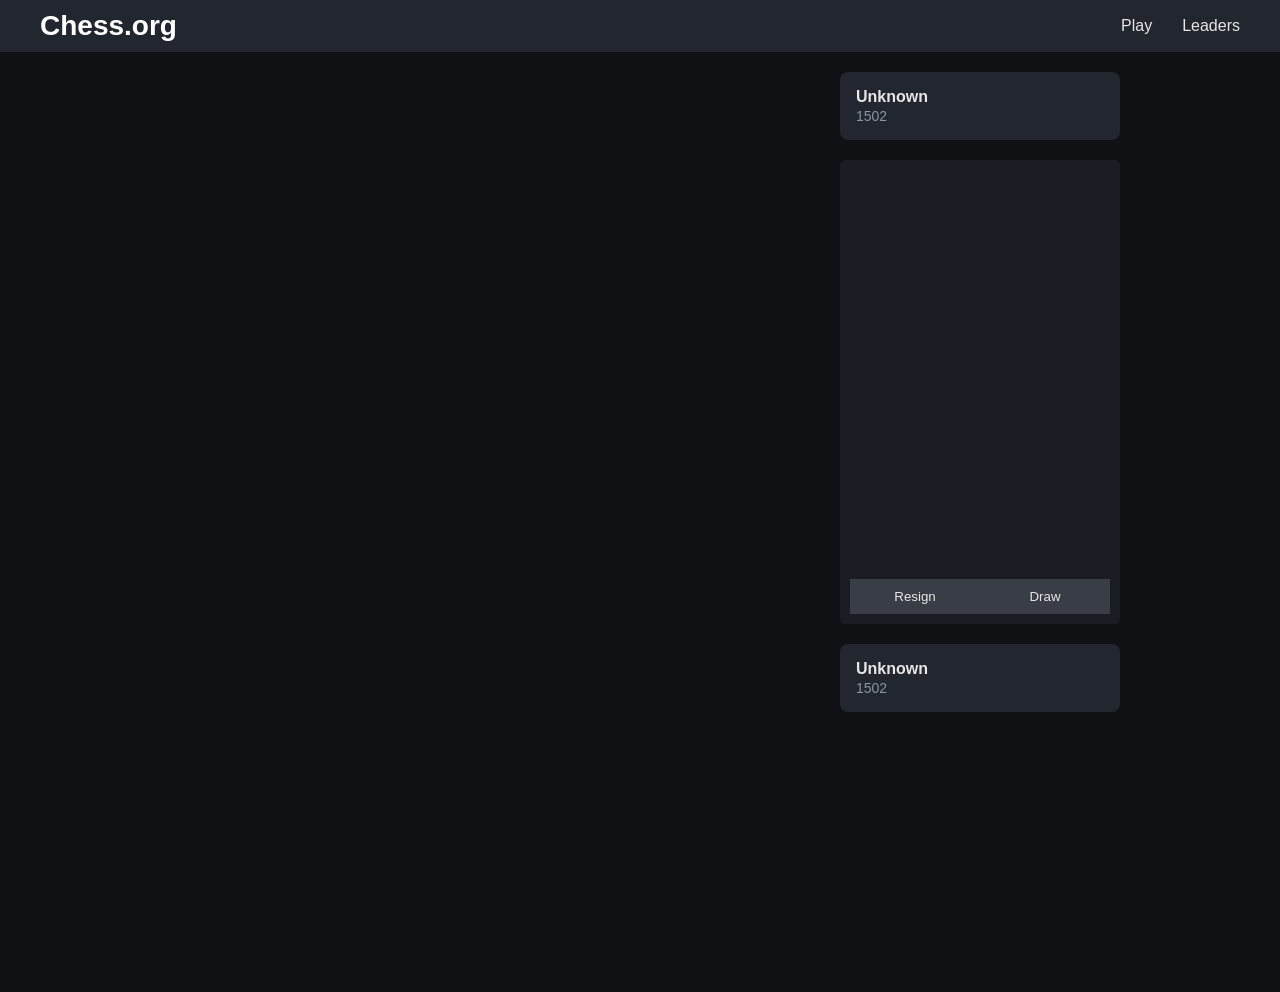
<file: game.html>
<!DOCTYPE html>
<html lang="ua">
  <head>
    <meta charset="UTF-8">
    <meta name="viewport" content="width=device-width, initial-scale=1">

    <script src="js/game.js" defer></script>
    <script src="js/header.js" defer></script>
    <link href="css/game.css" rel="stylesheet">
    <link href="css/header.css" rel="stylesheet">
  </head>
  <body>

    <header class="site-header">
      <div class="logo">
        <a href="#" class="menu-btn">Chess.org</a>
      </div>
      <nav class="navigation">
        <a href="#" class="resign-btn">Play</a>
        <a href="#" class="resign-btn">Leaders</a>
      </nav>
    </header>
    
    <div class="main-container">
    <div class="game-container">
      
      <div class="board-wrapper">
        <canvas id="board" width="640" height="640"></canvas>
    
        <div id="reconnect-overlay" class="message hidden">
          <h3>Connection Lost</h3>
          <p id="reconnect-timer">Waiting: 30s</p>
        </div>
      </div>
      <div class="sidebar">
        <div class="player-card enemy">
          <div class="player-name">Unknown</div>
          <div class="player-rating">1502</div>
        </div>

        <div class="menu">
          <div class="draw-message message hidden">
            <h3>Draw Offered</h3>
            <p>Waiting for opponent</p>
            <button type="button" id="withdraw">Withdraw</button>
          </div>

          <div class="draw-offer-message message hidden">
            <h3>Draw Offered</h3>
            <p>Your opponent has offered a draw</p>
            <div class="draw-actions">
              <button type="button" id="accept-draw">Accept</button>
              <button type="button" id="decline-draw">Decline</button>
           </div>
          </div>

          <div class = "buttons">
            <button type="button" class="resign-btn btn">Resign</button>
            <button type="button" id="draw" class="btn">Draw</button>
          </div>
        </div>

        <div class="player-card me">
          <div class="player-name">Unknown</div>
          <div class="player-rating">1502</div>
        </div>

      </div>
      </div>
    </div>
    </div>

  </body>
  <dialog id="loseModal" class="modal lose-theme">
  <div class="modal-header">
    <div class="modal-icon">🚩</div>
  </div>
  <div class="modal-body">
    <h2>You Lose</h2>
    <p>By Checkmate</p>
    <div class="score-container">
      <span class="score-main">653</span>
      <span class="score-plus">-15</span>
    </div>
    <div class="button-group">
      <button type="button" class="btn-primary gameButton">New Game</button>
      <button type="button" class="btn-secondary homeButton">Home</button>
    </div>
  </div>
</dialog>
<dialog id="drawModal" class="modal draw-theme">
  <div class="modal-header">
    <div class="modal-icon">🤝</div>
  </div>
  <div class="modal-body">
    <h2>Draw</h2>
    <p>By Agreement</p>
    <div class="score-container">
      <span class="score-main">653</span>
      <span class="score-plus">0</span>
    </div>
    <div class="button-group">
      <button type="button" class="btn-primary gameButton">New Game</button>
      <button type="button" class="btn-secondary homeButton">Home</button>
    </div>
  </div>
</dialog>
<dialog id="wonModal" class="modal won-theme">
  <div class="modal-header">
    <div class="modal-icon">👑</div>
  </div>
  <div class="modal-body">
    <h2>You Won!</h2>
    <p>By Checkmate</p>
    <div class="score-container">
      <span class="score-main">653</span>
      <span class="score-plus">+15</span>
    </div>
    <div class="button-group">
      <button type="button" class="btn-primary gameButton">New Game</button>
      <button type="button" class="btn-secondary homeButton">Home</button>
    </div>
  </div>
</dialog>
<dialog id="resignModal" class="modal resign-theme">
  <div class="modal-header">
    <div class="modal-icon">🏳️</div>
  </div>
  <div class="modal-body">
    <h2>Resign?</h2>
    <p>This match will end in a loss.<br>Confirm your decision.</p>
    <div class="button-group">
      <button type="button" class="btn-primary stayBtn">Stay</button>
      <button type="button" class="btn-secondary resignBtn">Resign</button>
    </div>
  </div>
</dialog>

<div id="promotion-menu" class="promo-menu"></div>

<div class="loader-wrapper hidden">
  <p class="loader-text">Пошук гри</p>
  <span class="loader"></span>
</div>

</html>
</file>
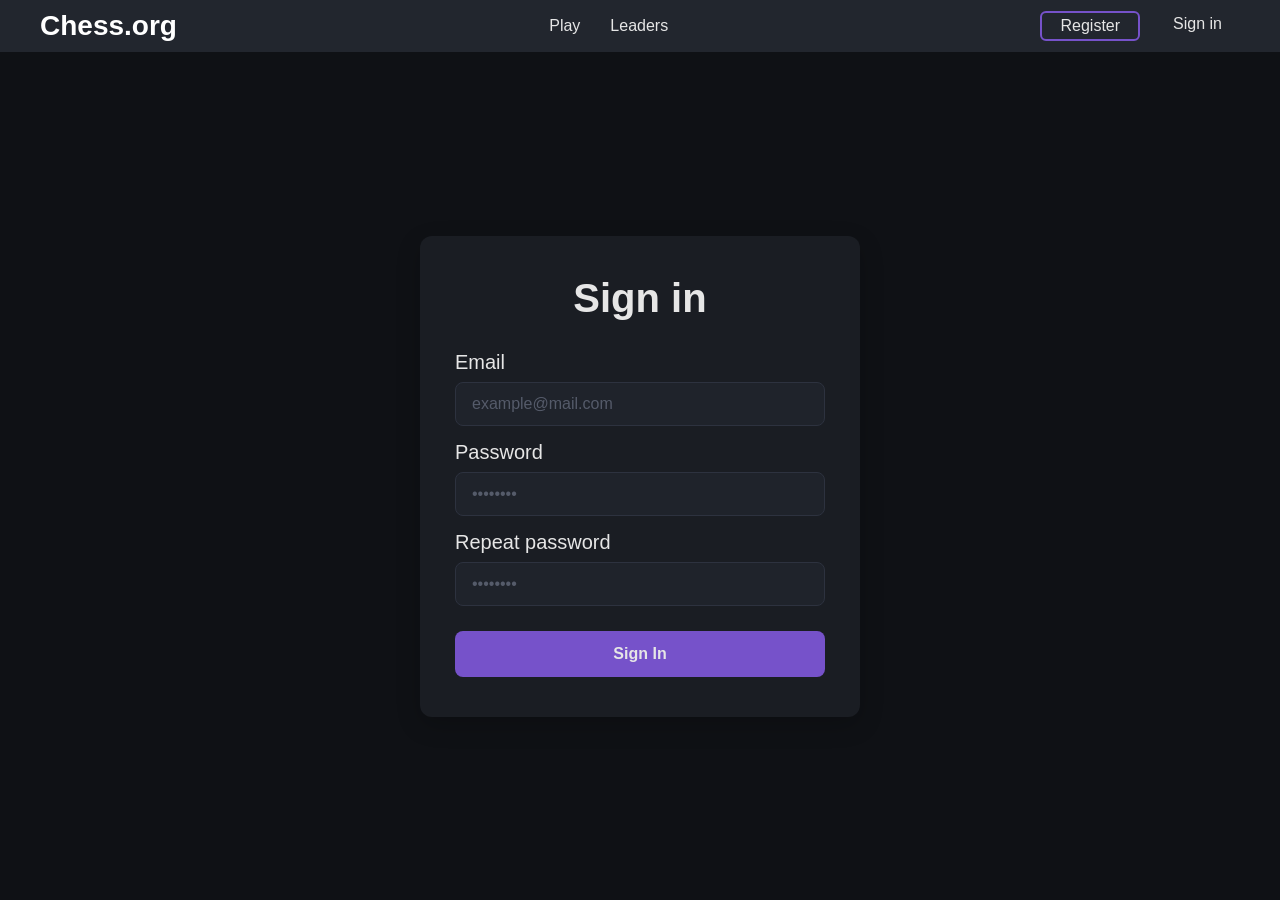
<file: login.html>
<!DOCTYPE html>
<html lang="ua">
  <head>
    <meta charset="UTF-8">
    <meta name="viewport" content="width=device-width, initial-scale=1">
    <title>Chess.org - Sign In</title>

    <script src="js/config.js"></script>
    <script type="module" src="js/login.js" defer></script>
    <script src="js/header.js" defer></script>
    <link href="css/auth.css" rel="stylesheet">
    <link href="css/header.css" rel="stylesheet">
  </head>
  <body>

    <header class="site-header">
      <div class="logo">
        <a href="#" class="logoRef">Chess.org</a>
      </div>
      <nav class="navigation">
        <a href="#" class="play">Play</a>
        <a href="#" class="leaders-btn">Leaders</a>
      </nav>
      <nav class="auth">
        <a href="#" class="register">Register</a>
        <a href="#" class="sign_in">Sign in</a>
      </nav>
    </header>

    <main class="page-wrapper">
      <div class="auth-container">
        <h2>Sign in<br><span class="header-error"><span></h2>
        <form id="loginForm" method="POST" novalidate>
          
          <div class="form-group">
            <label for="email" id="email-label">Email <span class="error"></span></label>
            <input type="email" id="email" name="email" placeholder="example@mail.com" required>
          </div>

          <div class="form-group">
            <label for="password" id="password-label">Password <span class="error"></span></label>
            <input type="password" id="password" name="password" placeholder="••••••••" required autocomplete="new-password">
          </div>

          <div class="form-group">
            <label for="repeat-password" id="repeat-label">Repeat password <span class="error"></span></label>
            <input type="password" id="repeat-password" name="repeat-password" placeholder="••••••••" required autocomplete="new-password">
          </div>

          <button type="submit" class="btn-submit">Sign In</button>
        </form>
      </div>
    </main>

  </body>
</html>
</file>
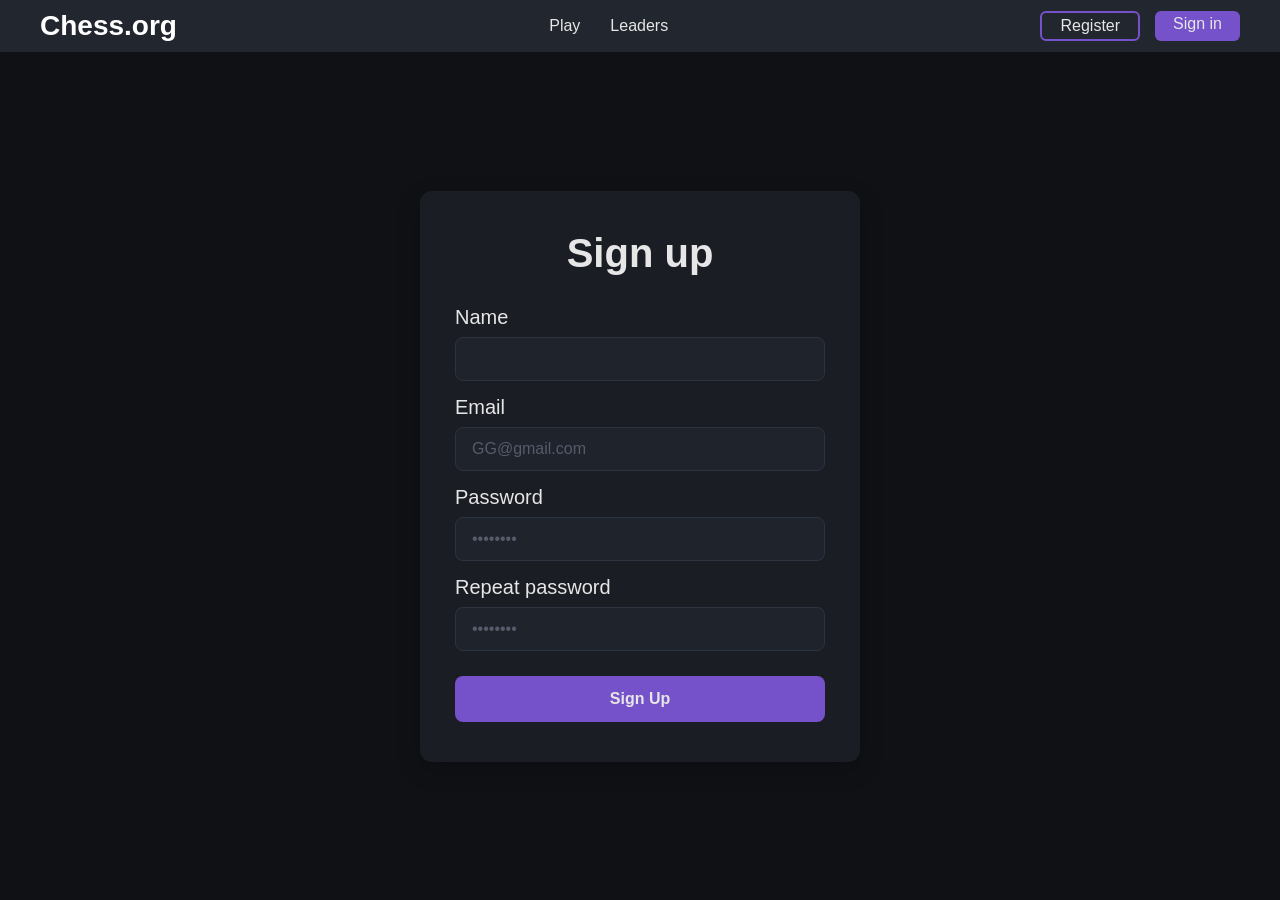
<file: register.html>
<!DOCTYPE html>
<html lang="ua">
  <head>
    <meta charset="UTF-8">
    <meta name="viewport" content="width=device-width, initial-scale=1">
    <title>Chess.org - Sign Up</title>

    <script src="js/config.js"></script>
    <script type="module" src="js/register.js" defer></script>
    <script src="js/header.js" defer></script>

    <link href="css/auth.css" rel="stylesheet">
    <link href="css/header.css" rel="stylesheet">
    <link rel="preconnect" href="https://fonts.googleapis.com">
    <link rel="preconnect" href="https://fonts.gstatic.com" crossorigin>
  </head>
  <body>

    <header class="site-header">
      <div class="logo">
        <a href="#" class="logoRef">Chess.org</a>
      </div>
      <nav class="navigation">
        <a href="#" class="play">Play</a>
        <a href="#" class="leaders-btn">Leaders</a>
      </nav>
      <nav class="auth">
        <a href="#" class="register">Register</a>
        <a href="#" class="login">Sign in</a>
        <a href="#" class="exit hidden">Exit</a>
      </nav>
    </header>

    <main class="page-wrapper">
      <div class="auth-container">
        <h2>Sign up<br><span class="header-error"></h2>
        <form id="registerForm" method="POST" novalidate>
          
          <div class="form-group">
            <label Sol for="username">Name</label>
            <input type="text" id="username" name="username" required autocomplete="off">
          </div>

          <div class="form-group">
            <label for="email" id="email-label">Email <span class="error"></span></label>
            <input type="email" id="email" name="email" placeholder="GG@gmail.com" required>
          </div>

          <div class="form-group">
            <label for="password" id="password-label">Password <span class="error"></span></label>
            <input type="password" id="password" name="password" placeholder="••••••••" required>
          </div>

          <div class="form-group">
            <label for="repeat-password" id="repeat-label">Repeat password <span class="error"></span></label>
            <input type="password" id="repeat-password" name="repeat-password" placeholder="••••••••" required>
          </div>

          <button type="submit" class="btn-submit">Sign Up</button>
        </form>
      </div>
    </main>

  </body>
</html>
</file>
<file: css/game.css>
body {
  background-color: #0F1115;
  color: #E6E6E6;
  font-family: 'Roboto', sans-serif;
  margin: 0;
  display: flex;
  flex-direction: column;
  min-height: 100vh;
}


.main-container {
  display: flex;
  justify-content: center;
  align-items: flex-start;
  min-height: 100vh;
  padding: 20px;
}


.game-container {
  display: flex;
  flex-direction: row; 
  gap: 40px;
  align-items: flex-start; 
}

.board-wrapper {
  position: relative;
  width: 640px;
  height: 640px;
}

#reconnect-overlay {
  position: absolute;
  top: 0;
  left: 0;
  width: 100%;
  height: 100%;
  background: rgba(0, 0, 0, 0.85);
  display: flex;
  flex-direction: column;
  justify-content: center;
  align-items: center;
  color: white;
  z-index: 10;
}

#reconnect-overlay.hidden {
  display: none;
}

.sidebar {
  display: flex;
  flex-direction: column;
  height: 640px;   
  width: 280px;
  gap: 20px;
}

.menu {
  display: flex;
  flex-direction: column; 
  height: 100%; 
  background-color: #1A1D23;
  padding: 10px;
  border-radius: 5px;
}

.message {
  display: flex;
  flex-direction: column;
  padding: 16px;
  background-color: #22262E;
  border-radius: 5px;
  margin-top: auto;
  margin-bottom: 10px;
  box-sizing: border-box;
  text-align: center;
}

.message h3 {
  margin: 0 0 8px 0;
  font-size: 16px;
  color: #E6E6E6;
}

.message p {
  margin: 0 0 16px 0;
  font-size: 14px;
  color: #8C94A3;
}

.message button {
  color: white;
  border: none;
  padding: 4px;
  border-radius: 5px;
  cursor: pointer;
  font-weight: 500;
  transition: background 0.2s;
  width: 100%;
}

#withdraw {
  background-color: #EF4444;  
}

#withdraw:hover {
  background-color: #d63c3c;
}

.draw-actions {
  display: flex;
  flex-direction: row;
  gap: 5px;
}

.draw-actions button { background-color: #323741; }

.buttons {
  display: flex;
  flex-direction: row;
  margin-top: auto;
  color: #E6E6E6;
  border-radius: 5px;
  width: 100%;
}

.message:not(.hidden) + .buttons,
.message:not(.hidden) + .message:not(.hidden) + .buttons {
  margin-top: 0;
}

.btn {
  width: 100%;
  cursor: pointer;
  padding: 10px;
  background: #393e46;
  border: none;
  color: #E6E6E6;
}

.player-card {
  background-color: #22262E;
  padding: 16px;
  border-radius: 8px;
  color: #E6E6E6;
}

.sidebar > .player-card:last-child {
  margin-top: auto;
}

.player-name {
  color: #E6E6E6;
  font-weight: 600;
  font-size: 16px;
}

.player-rating {
  color: #8C94A3;   font-size: 14px;
  margin-top: 2px;
}



#board {
  display: block;
  justify-content: center;
  align-items: center;
}


dialog.modal {
  background: transparent;
  border: none;
  padding: 0;
  overflow: visible;   
  position: fixed;
  top: 50%;
  left: 50%;
  transform: translate(-50%, -50%);
  margin: 0;
}

dialog.modal::backdrop {
  background-color: rgba(0, 0, 0, 0.6);
}

.modal-body {
  background-color: #262930;   
  width: 360px;                  
  border-radius: 5px;
  padding: 45px 24px 24px 24px;
  text-align: center;
  box-shadow: 0 15px 35px rgba(0, 0, 0, 0.5);
  box-sizing: border-box;
}


.modal-header {
  height: 0;
  position: relative;
}

.modal-icon {
  position: absolute;
  top: -32px;                   
  left: 50%;
  transform: translateX(-50%);
  width: 64px;
  height: 64px;
  border-radius: 50%;
  display: flex;
  align-items: center;
  justify-content: center;
  font-size: 26px;
}


.modal-body h2 {
  color: #FFFFFF;
  font-size: 26px;
  font-weight: 600;
  margin: 0 0 4px 0;
}

.modal-body p {
  color: #8C94A3;
  font-size: 15px;
  margin: 0 0 16px 0;
}

.score-container {
  display: flex;
  align-items: baseline;
  justify-content: center;
  gap: 6px;
  margin-bottom: 24px;
}

.score-main {
  font-size: 28px;
  font-weight: 700;
  color: #FFFFFF;
}

.score-plus {
  font-size: 16px;
  font-weight: 600;
}


.button-group {
  display: flex;
  gap: 12px;
}

.button-group button {
  flex: 1;
  padding: 12px 0;
  font-size: 16px;
  font-weight: 600;
  border: none;
  border-radius: 15px;           
  cursor: pointer;
  color: #FFFFFF;
  transition: background-color 0.2s, transform 0.1s;
}

.won-theme .btn-primary { background-color: #4CAF50; }
.lose-theme .btn-primary { background-color: #EF4444; }
.draw-theme .btn-primary { background-color: #4A5568; }
.resign-theme .btn-primary { background-color: #EF8644; }

.won-theme .btn-primary:hover { background-color: #45a049; }
.lose-theme .btn-primary:hover { background-color: #EF4444; }
.draw-theme .btn-primary:hover { background-color: #3b4352; }
.resign-theme .btn-primary:hover { background-color: #E98445; }

.won-theme .modal-icon { background-color: #4CAF50; }
.lose-theme .modal-icon { background-color: #E53E3E; }
.draw-theme .modal-icon { background-color: #4A5568; }
.resign-theme .modal-icon { background-color: #E5843E; }

.won-theme .score-plus { color: #4CAF50; }
.lose-theme .score-plus { color: #EF4444; }
.draw-theme .score-plus { color: #8C94A3; }


.button-group .btn-secondary { background-color: #1F2226; }
.button-group .btn-secondary:hover { background-color: #17191c; }

button:active {
  transform: scale(0.98);      
}

.promo-menu {
    position: absolute;
    display: none;
    background: rgba(255, 255, 255, 0.95);
    border: 1px solid #ccc;
    border-radius: 6px;
    padding: 4px;
    z-index: 1000;
    flex-direction: column;
    box-shadow: 0 4px 15px rgba(0,0,0,0.2);
}

.promo-option {
    width: 50px;
    height: 50px;
    cursor: pointer;
    transition: transform 0.1s, background 0.1s;
}

.promo-option:hover {
    background: #e0e0e0;
    transform: scale(1.1);
}

.loader-wrapper {
  position: fixed;
  top: 0;
  left: 0;
  width: 100%;
  height: 100%;
  background-color: rgba(15, 17, 21, 0.85);
  display: flex;
  justify-content: center;
  align-items: center;
  z-index: 9999;
}

.loader-text {
  color: white;
}

.loader {
  display: inline-block;
  border: 3px solid #1A1D23;
  border-top: 3px solid #7652CA;
  border-radius: 50%;
  width: 20px;
  height: 20px;
  animation: spin 1s linear infinite;
  margin-left: 10px;
}

@keyframes spin {
  0% { transform: rotate(0deg); }
  100% { transform: rotate(360deg); }
}

.hidden {
  display: none !important;  
}

.content-disable {
  pointer-events: none !important;
  opacity: 0.7 !important;
}
</file>
<file: css/header.css>
.site-header {
  font-family: 'Roboto', sans-serif;
  color: #E6E6E6;
  display: flex;
  justify-content: space-between;   
  align-items: center;
  background-color: #22262E;
  padding: 10px 40px;
}


.site-header .logo a {
  font-weight: 600;
  color: #FFFFFF;
  font-size: 28px;
  text-decoration: none;
}

.site-header .navigation {
  display: flex;
  gap: 30px;
  text-align: left;
}

.site-header .navigation a {
  color: #E6E6E6;
  font-size: 16px;
  font-weight: 500;
  text-decoration: none;
  text-transform: capitalize;
  transition: opacity 0.1s;
}

.site-header .navigation a:hover {
  opacity: 0.9;
}

.site-header .auth {
  display: flex;
  gap: 15px;
}

.site-header .auth a {
  color: #E6E6E6;
  text-decoration: none;
  padding: 4px 18px;
  border-radius: 6px;
  font-size: 16px;
  font-weight: 500;
  transition: opacity 0.2s;
}

.site-header .auth a:hover {
  opacity: 0.8;
}

.site-header .auth .register {
  border: 2px solid #7652CA;
  background-color: transparent;
}

.site-header .auth .login {
  background-color: #7652CA;
}

.hidden {
  display: none !important;
}
</file>
<file: css/auth.css>
* {
  box-sizing: border-box;
  margin: 0;
  padding: 0;
}

body {
  background-color: #0F1115;
  font-family: 'Inter', sans-serif;
  color: #E6E6E6;
  min-height: 100vh;
  display: flex;
  flex-direction: column;
}

.page-wrapper {
  flex: 1;
  display: flex;
  justify-content: center;
  align-items: center;
  padding: 20px;
}

.auth-container {
  background-color: #1A1D23;
  width: 100%;
  max-width: 440px;   
  border-radius: 12px;
  padding: 40px 35px;
  box-shadow: 0 8px 24px rgba(0, 0, 0, 0.2);
}

h2 {
  font-size: 40px;
  font-weight: 600;
  text-align: center;
  margin-bottom: 30px;
}

form {
  display: flex;
  flex-direction: column;
  width: 100%;
}

.form-group {
  display: flex;
  flex-direction: column;
  margin-bottom: 15px;
}

label {
  color: #E6E6E6;
  font-size: 20px;
  font-weight: 500;
  margin-bottom: 8px;
  text-align: left;
}

input {
  background-color: #1F232B;
  color: #E6E6E6;
  border: 1px solid #2D323F; 
  border-radius: 8px;
  padding: 12px 16px;
  font-size: 16px;
  outline: none;
}

input::placeholder {
  color: #555B6A; 
}

input:focus {
  border-color: #474F62;
}

.input-error {
  border: 1px solid #A93B3B !important;
}

.btn-submit {
  background-color: #7652CA;
  color: #E6E6E6;
  border: none;
  border-radius: 8px;
  padding: 14px;
  font-size: 16px;
  font-weight: 600;
  cursor: pointer;
  margin-top: 10px;
  width: 100%;
}

.error {
  color: #A93B3B;
  font-size: 14px;
}

.header-error {
  color: #A93B3B;
  font-size: 18px;
}
.btn-submit:hover {
  opacity: 0.9;
}
</file>
